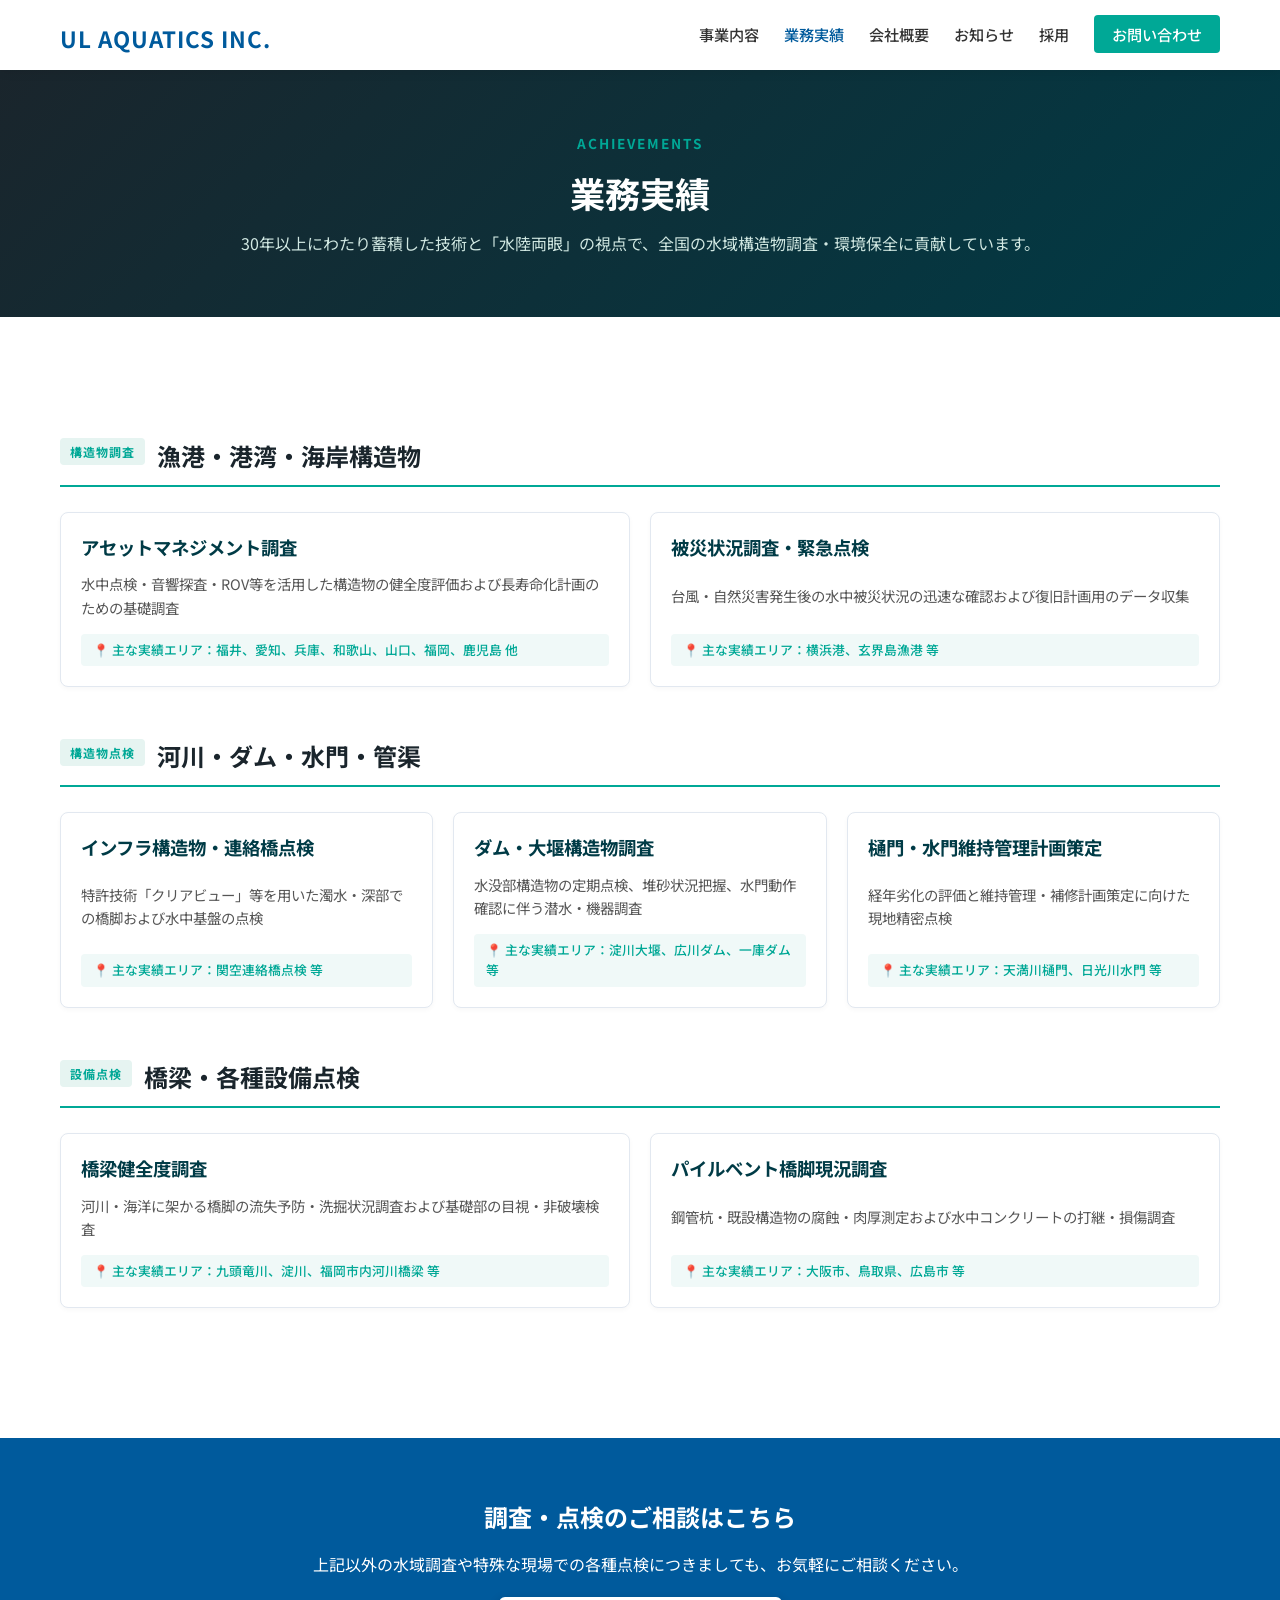
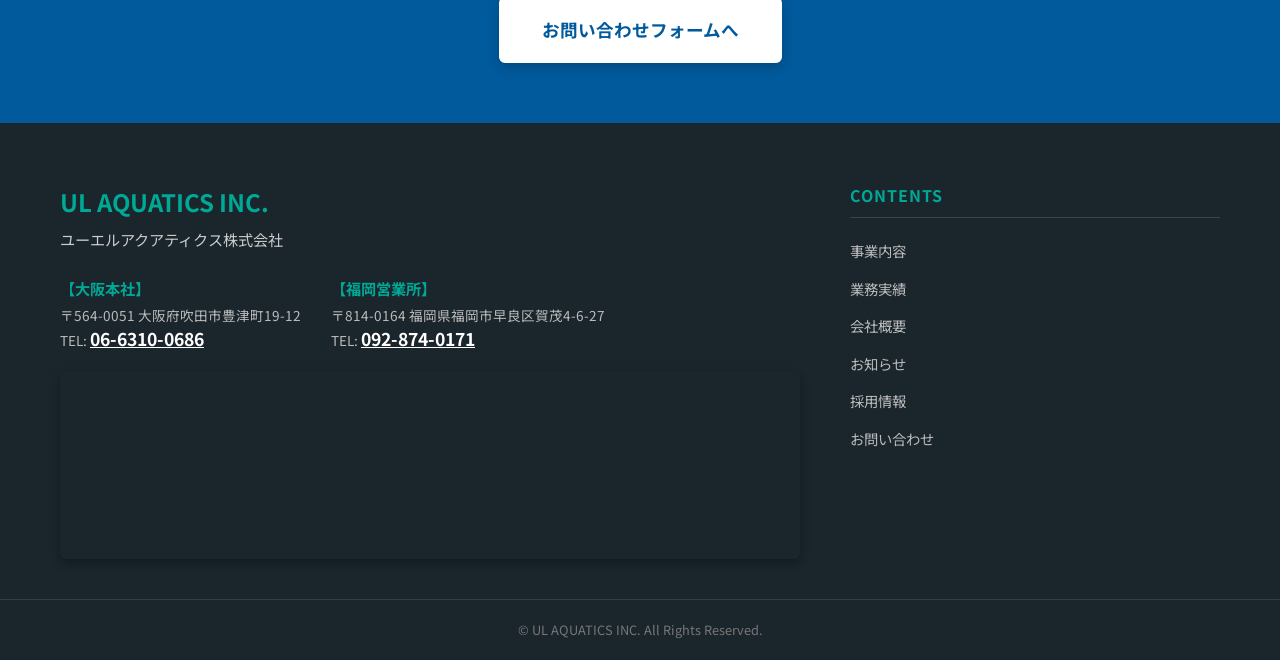
<file: achievements.html>
<!DOCTYPE html>
<html lang="ja">
<head>
    <meta charset="UTF-8">
    <meta name="viewport" content="width=device-width, initial-scale=1.0">
    <title>業務実績 | ユーエルアクアティクス株式会社</title>
    <link rel="stylesheet" href="style.css">
    <link rel="preconnect" href="https://fonts.googleapis.com">
    <link rel="preconnect" href="https://fonts.gstatic.com" crossorigin>
    <link href="https://fonts.googleapis.com/css2?family=Noto+Sans+JP:wght@400;500;700&display=swap" rel="stylesheet">
</head>
<body>

    <!-- ヘッダーエリア -->
    <header class="site-header">
        <div class="header-container">
            <h1 class="logo">
                <a href="index.html">UL AQUATICS INC.</a>
            </h1>
            <button class="mobile-menu-toggle" aria-label="メニューを開く">
                <span></span>
                <span></span>
                <span></span>
            </button>
            <nav class="main-nav">
                <ul>
                    <li><a href="service-detail.html">事業内容</a></li>
                    <li><a href="achievements.html" class="active">業務実績</a></li>
                    <li><a href="index.html#about">会社概要</a></li>
                    <li><a href="index.html#news">お知らせ</a></li>
                    <li><a href="index.html#recruit">採用</a></li>
                    <li><a href="index.html#contact" class="btn-contact">お問い合わせ</a></li>
                </ul>
            </nav>
        </div>
    </header>

    <main class="main-content">
        <!-- サブページヒーローバナー -->
        <section class="sub-hero">
            <div class="container text-center">
                <span class="sub-hero-cat">ACHIEVEMENTS</span>
                <h2 class="sub-hero-title">業務実績</h2>
                <p class="sub-hero-lead">30年以上にわたり蓄積した技術と「水陸両眼」の視点で、全国の水域構造物調査・環境保全に貢献しています。</p>
            </div>
        </section>

        <!-- 業務実績詳細リスト -->
        <section class="achievements-detail section-padding">
            <div class="container">

                <!-- 漁港・港湾・海岸構造物 -->
                <div class="achievement-group">
                    <div class="group-header">
                        <span class="badge">構造物調査</span>
                        <h3>漁港・港湾・海岸構造物</h3>
                    </div>
                    <ul class="achievement-cards">
                        <li class="achievement-item">
                            <h4>アセットマネジメント調査</h4>
                            <p class="desc">水中点検・音響探査・ROV等を活用した構造物の健全度評価および長寿命化計画のための基礎調査</p>
                            <span class="location-tag">📍 主な実績エリア：福井、愛知、兵庫、和歌山、山口、福岡、鹿児島 他</span>
                        </li>
                        <li class="achievement-item">
                            <h4>被災状況調査・緊急点検</h4>
                            <p class="desc">台風・自然災害発生後の水中被災状況の迅速な確認および復旧計画用のデータ収集</p>
                            <span class="location-tag">📍 主な実績エリア：横浜港、玄界島漁港 等</span>
                        </li>
                    </ul>
                </div>

                <!-- 河川・ダム・水門・管渠 -->
                <div class="achievement-group">
                    <div class="group-header">
                        <span class="badge">構造物点検</span>
                        <h3>河川・ダム・水門・管渠</h3>
                    </div>
                    <ul class="achievement-cards">
                        <li class="achievement-item">
                            <h4>インフラ構造物・連絡橋点検</h4>
                            <p class="desc">特許技術「クリアビュー」等を用いた濁水・深部での橋脚および水中基盤の点検</p>
                            <span class="location-tag">📍 主な実績エリア：関空連絡橋点検 等</span>
                        </li>
                        <li class="achievement-item">
                            <h4>ダム・大堰構造物調査</h4>
                            <p class="desc">水没部構造物の定期点検、堆砂状況把握、水門動作確認に伴う潜水・機器調査</p>
                            <span class="location-tag">📍 主な実績エリア：淀川大堰、広川ダム、一庫ダム 等</span>
                        </li>
                        <li class="achievement-item">
                            <h4>樋門・水門維持管理計画策定</h4>
                            <p class="desc">経年劣化の評価と維持管理・補修計画策定に向けた現地精密点検</p>
                            <span class="location-tag">📍 主な実績エリア：天満川樋門、日光川水門 等</span>
                        </li>
                    </ul>
                </div>

                <!-- 橋梁・各種設備点検 -->
                <div class="achievement-group">
                    <div class="group-header">
                        <span class="badge">設備点検</span>
                        <h3>橋梁・各種設備点検</h3>
                    </div>
                    <ul class="achievement-cards">
                        <li class="achievement-item">
                            <h4>橋梁健全度調査</h4>
                            <p class="desc">河川・海洋に架かる橋脚の流失予防・洗掘状況調査および基礎部の目視・非破壊検査</p>
                            <span class="location-tag">📍 主な実績エリア：九頭竜川、淀川、福岡市内河川橋梁 等</span>
                        </li>
                        <li class="achievement-item">
                            <h4>パイルベント橋脚現況調査</h4>
                            <p class="desc">鋼管杭・既設構造物の腐蝕・肉厚測定および水中コンクリートの打継・損傷調査</p>
                            <span class="location-tag">📍 主な実績エリア：大阪市、鳥取県、広島市 等</span>
                        </li>
                    </ul>
                </div>

            </div>
        </section>

        <!-- お問い合わせCTA -->
        <section class="cta-section">
            <div class="container text-center">
                <h2>調査・点検のご相談はこちら</h2>
                <p>上記以外の水域調査や特殊な現場での各種点検につきましても、お気軽にご相談ください。</p>
                <div class="margin-top-md">
                    <a href="index.html#contact" class="btn btn-primary btn-large">お問い合わせフォームへ</a>
                </div>
            </div>
        </section>
    </main>

    <!-- フッターエリア -->
    <footer class="site-footer">
        <div class="container footer-container">
            <div class="footer-info-block">
                <h3 class="footer-logo">UL AQUATICS INC.</h3>
                <p class="company-name">ユーエルアクアティクス株式会社</p>
                
                <div class="footer-contact-details">
                    <div class="office-info">
                        <h4>【大阪本社】</h4>
                        <p>〒564-0051 大阪府吹田市豊津町19-12</p>
                        <p class="tel-row">TEL: <a href="tel:0663100686" class="footer-tel-link">06-6310-0686</a></p>
                    </div>
                    <div class="office-info">
                        <h4>【福岡営業所】</h4>
                        <p>〒814-0164 福岡県福岡市早良区賀茂4-6-27</p>
                        <p class="tel-row">TEL: <a href="tel:0928740171" class="footer-tel-link">092-874-0171</a></p>
                    </div>
                </div>

                <div class="footer-map-wrapper">
                    <iframe 
                        src="https://www.google.com/maps/embed?pb=!1m18!1m12!1m3!1d3277.6702758173425!2d135.49503467634423!3d34.75124038031535!2m3!1f0!2f0!3f0!3m2!1i1024!2i768!4f13.1!3m3!1m2!1s0x6000e44eb28d3f79%3A0x6bd6c72750e3eb7b!2z44CSNTY0LTAwNTEg5aSn6Ziq5p2c5ZC544Oa44O844OI44Oq44O844OI IDE5LTEy!5e0!3m2!1sja!2sjp!4v1710000000000!5m2!1sja!2sjp" 
                        width="100%" 
                        height="180" 
                        style="border:0;" 
                        allowfullscreen="" 
                        loading="lazy" 
                        referrerpolicy="no-referrer-when-downgrade"
                        title="Google Map 大阪本社">
                    </iframe>
                </div>
            </div>

            <div class="footer-nav-block">
                <h4>CONTENTS</h4>
                <nav class="footer-nav">
                    <ul>
                        <li><a href="service-detail.html">事業内容</a></li>
                        <li><a href="achievements.html">業務実績</a></li>
                        <li><a href="index.html#about">会社概要</a></li>
                        <li><a href="index.html#news">お知らせ</a></li>
                        <li><a href="index.html#recruit">採用情報</a></li>
                        <li><a href="index.html#contact">お問い合わせ</a></li>
                    </ul>
                </nav>
            </div>
        </div>

        <div class="footer-bottom text-center">
            <p class="copyright">&copy; UL AQUATICS INC. All Rights Reserved.</p>
        </div>
    </footer>

    <script src="script.js"></script>
</body>
</html>
</file>
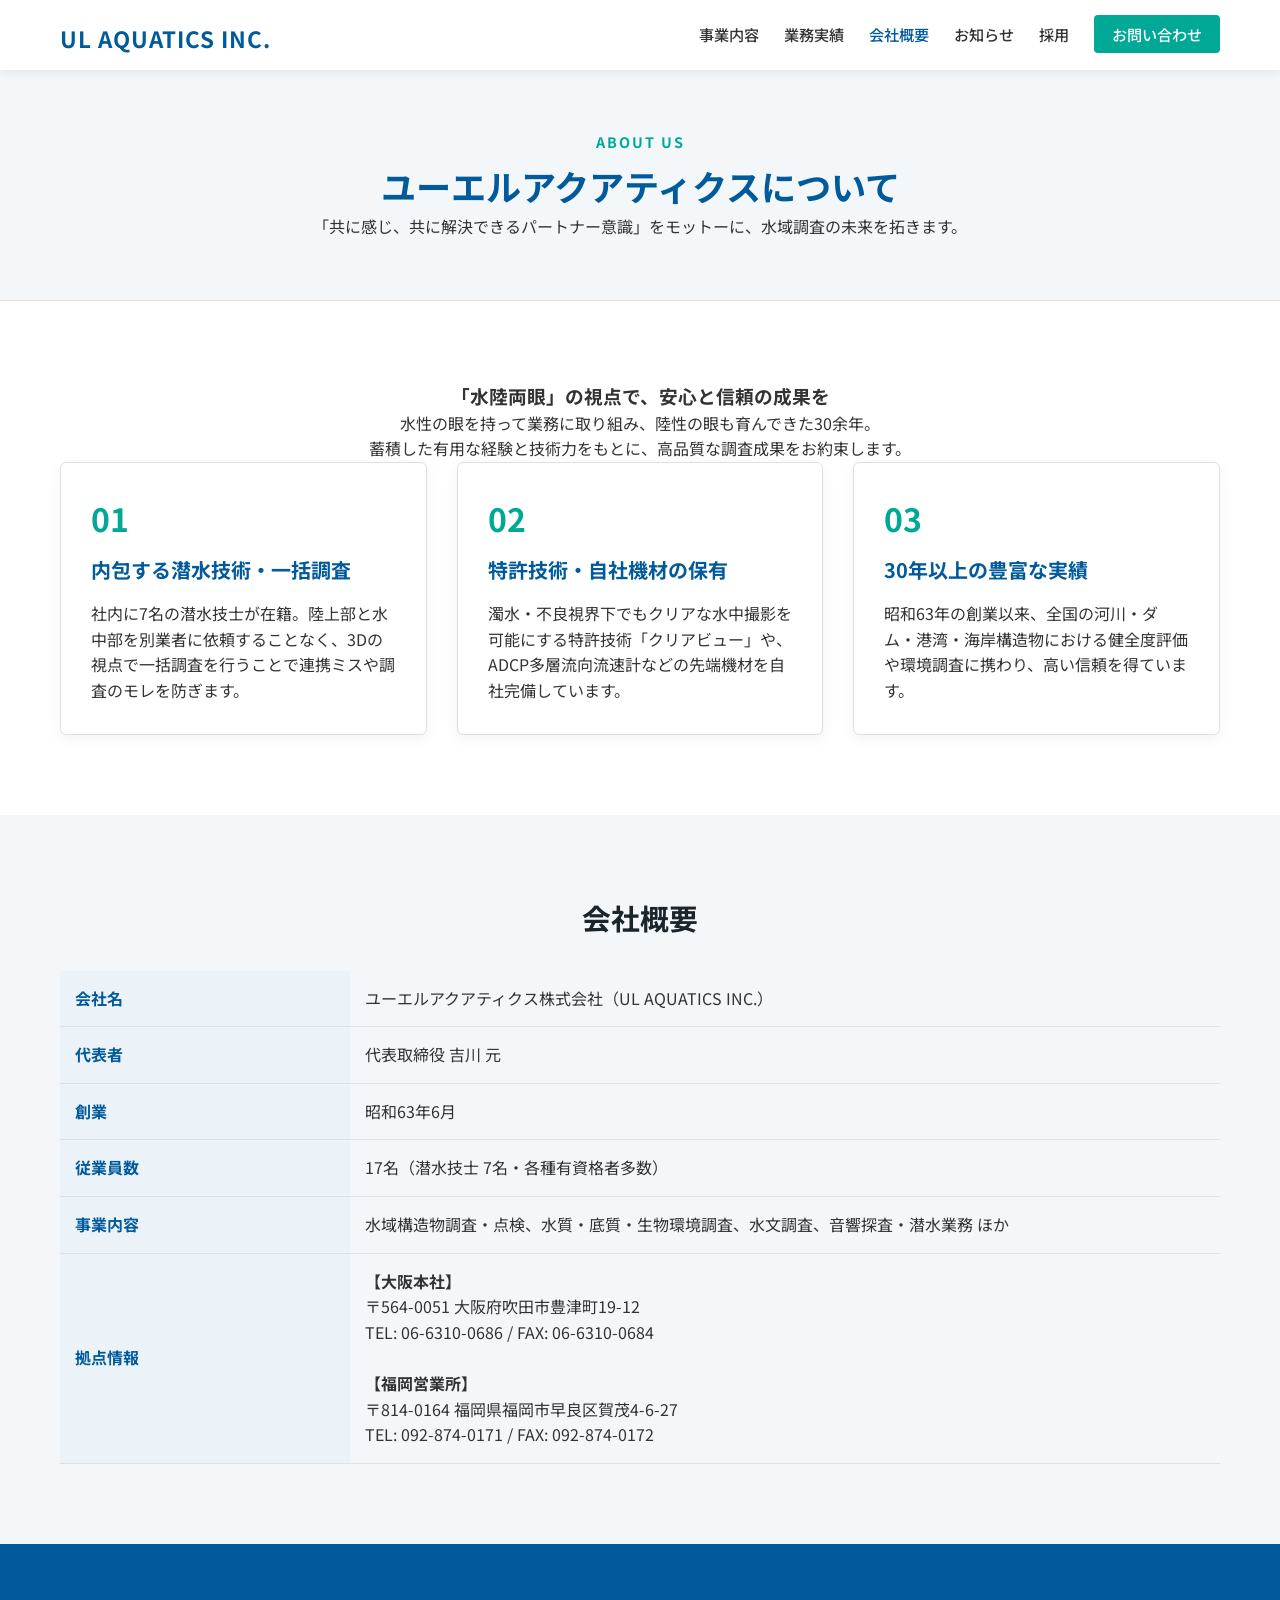
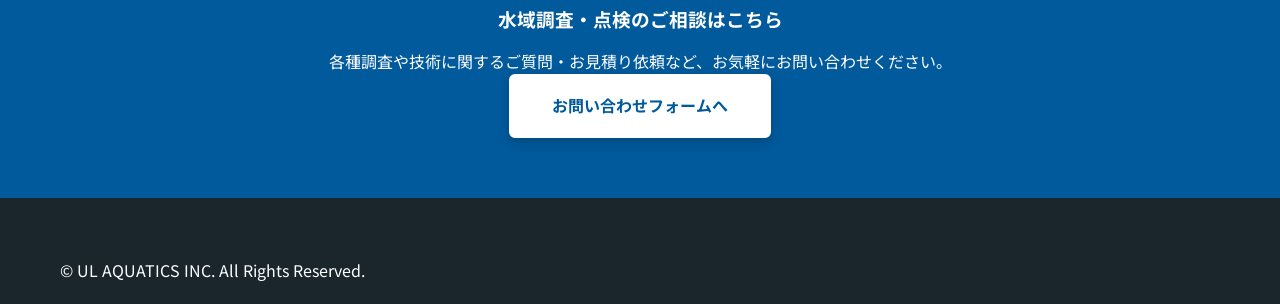
<file: company.html>
<!DOCTYPE html>
<html lang="ja">
<head>
    <meta charset="UTF-8">
    <meta name="viewport" content="width=device-width, initial-scale=1.0">
    <title>ユーエルアクアティクスについて | ユーエルアクアティクス株式会社</title>
    <link rel="stylesheet" href="style.css">
    <link rel="preconnect" href="https://fonts.googleapis.com">
    <link rel="preconnect" href="https://fonts.gstatic.com" crossorigin>
    <link href="https://fonts.googleapis.com/css2?family=Noto+Sans+JP:wght@400;500;700&display=swap" rel="stylesheet">
</head>
<body>

    <!-- ヘッダー -->
    <header class="site-header">
        <div class="header-container">
            <h1 class="logo">
                <a href="index.html">UL AQUATICS INC.</a>
            </h1>
            <nav class="main-nav">
                <ul>
                    <li><a href="index.html#services">事業内容</a></li>
                    <li><a href="achievements.html">業務実績</a></li>
                    <li><a href="company.html" class="active">会社概要</a></li>
                    <li><a href="index.html#news">お知らせ</a></li>
                    <li><a href="index.html#recruit">採用</a></li>
                    <li><a href="index.html#contact" class="btn-contact">お問い合わせ</a></li>
                </ul>
            </nav>
        </div>
    </header>

    <!-- メインコンテンツ -->
    <main class="main-content">
        <!-- ページタイトル -->
        <section class="page-header">
            <div class="container">
                <span class="sub-title">ABOUT US</span>
                <h2>ユーエルアクアティクスについて</h2>
                <p>「共に感じ、共に解決できるパートナー意識」をモットーに、水域調査の未来を拓きます。</p>
            </div>
        </section>

        <!-- 私たちの強み・コンセプト -->
        <section class="about-concept section-padding">
            <div class="container">
                <div class="concept-intro text-center">
                    <h3>「水陸両眼」の視点で、安心と信頼の成果を</h3>
                    <p>水性の眼を持って業務に取り組み、陸性の眼も育んできた30余年。<br>
                    蓄積した有用な経験と技術力をもとに、高品質な調査成果をお約束します。</p>
                </div>

                <div class="features-grid">
                    <div class="feature-card">
                        <span class="num">01</span>
                        <h4>内包する潜水技術・一括調査</h4>
                        <p>社内に7名の潜水技士が在籍。陸上部と水中部を別業者に依頼することなく、3Dの視点で一括調査を行うことで連携ミスや調査のモレを防ぎます。</p>
                    </div>
                    <div class="feature-card">
                        <span class="num">02</span>
                        <h4>特許技術・自社機材の保有</h4>
                        <p>濁水・不良視界下でもクリアな水中撮影を可能にする特許技術「クリアビュー」や、ADCP多層流向流速計などの先端機材を自社完備しています。</p>
                    </div>
                    <div class="feature-card">
                        <span class="num">03</span>
                        <h4>30年以上の豊富な実績</h4>
                        <p>昭和63年の創業以来、全国の河川・ダム・港湾・海岸構造物における健全度評価や環境調査に携わり、高い信頼を得ています。</p>
                    </div>
                </div>
            </div>
        </section>

        <!-- 会社概要テーブル -->
        <section class="company-overview section-padding bg-light">
            <div class="container">
                <h3 class="section-title text-center">会社概要</h3>
                <table class="overview-table">
                    <tbody>
                        <tr>
                            <th>会社名</th>
                            <td>ユーエルアクアティクス株式会社（UL AQUATICS INC.）</td>
                        </tr>
                        <tr>
                            <th>代表者</th>
                            <td>代表取締役 吉川 元</td>
                        </tr>
                        <tr>
                            <th>創業</th>
                            <td>昭和63年6月</td>
                        </tr>
                        <tr>
                            <th>従業員数</th>
                            <td>17名（潜水技士 7名・各種有資格者多数）</td>
                        </tr>
                        <tr>
                            <th>事業内容</th>
                            <td>水域構造物調査・点検、水質・底質・生物環境調査、水文調査、音響探査・潜水業務 ほか</td>
                        </tr>
                        <tr>
                            <th>拠点情報</th>
                            <td>
                                <strong>【大阪本社】</strong><br>
                                〒564-0051 大阪府吹田市豊津町19-12<br>
                                TEL: 06-6310-0686 / FAX: 06-6310-0684<br><br>
                                <strong>【福岡営業所】</strong><br>
                                〒814-0164 福岡県福岡市早良区賀茂4-6-27<br>
                                TEL: 092-874-0171 / FAX: 092-874-0172
                            </td>
                        </tr>
                    </tbody>
                </table>
            </div>
        </section>

        <!-- CTAエリア -->
        <section class="cta-section">
            <div class="container text-center">
                <h3>水域調査・点検のご相談はこちら</h3>
                <p>各種調査や技術に関するご質問・お見積り依頼など、お気軽にお問い合わせください。</p>
                <a href="index.html#contact" class="btn btn-primary">お問い合わせフォームへ</a>
            </div>
        </section>
    </main>

    <!-- フッター -->
    <footer class="site-footer">
        <div class="container">
            <p>&copy; UL AQUATICS INC. All Rights Reserved.</p>
        </div>
    </footer>

    <script src="script.js"></script>
</body>
</html>
</file>
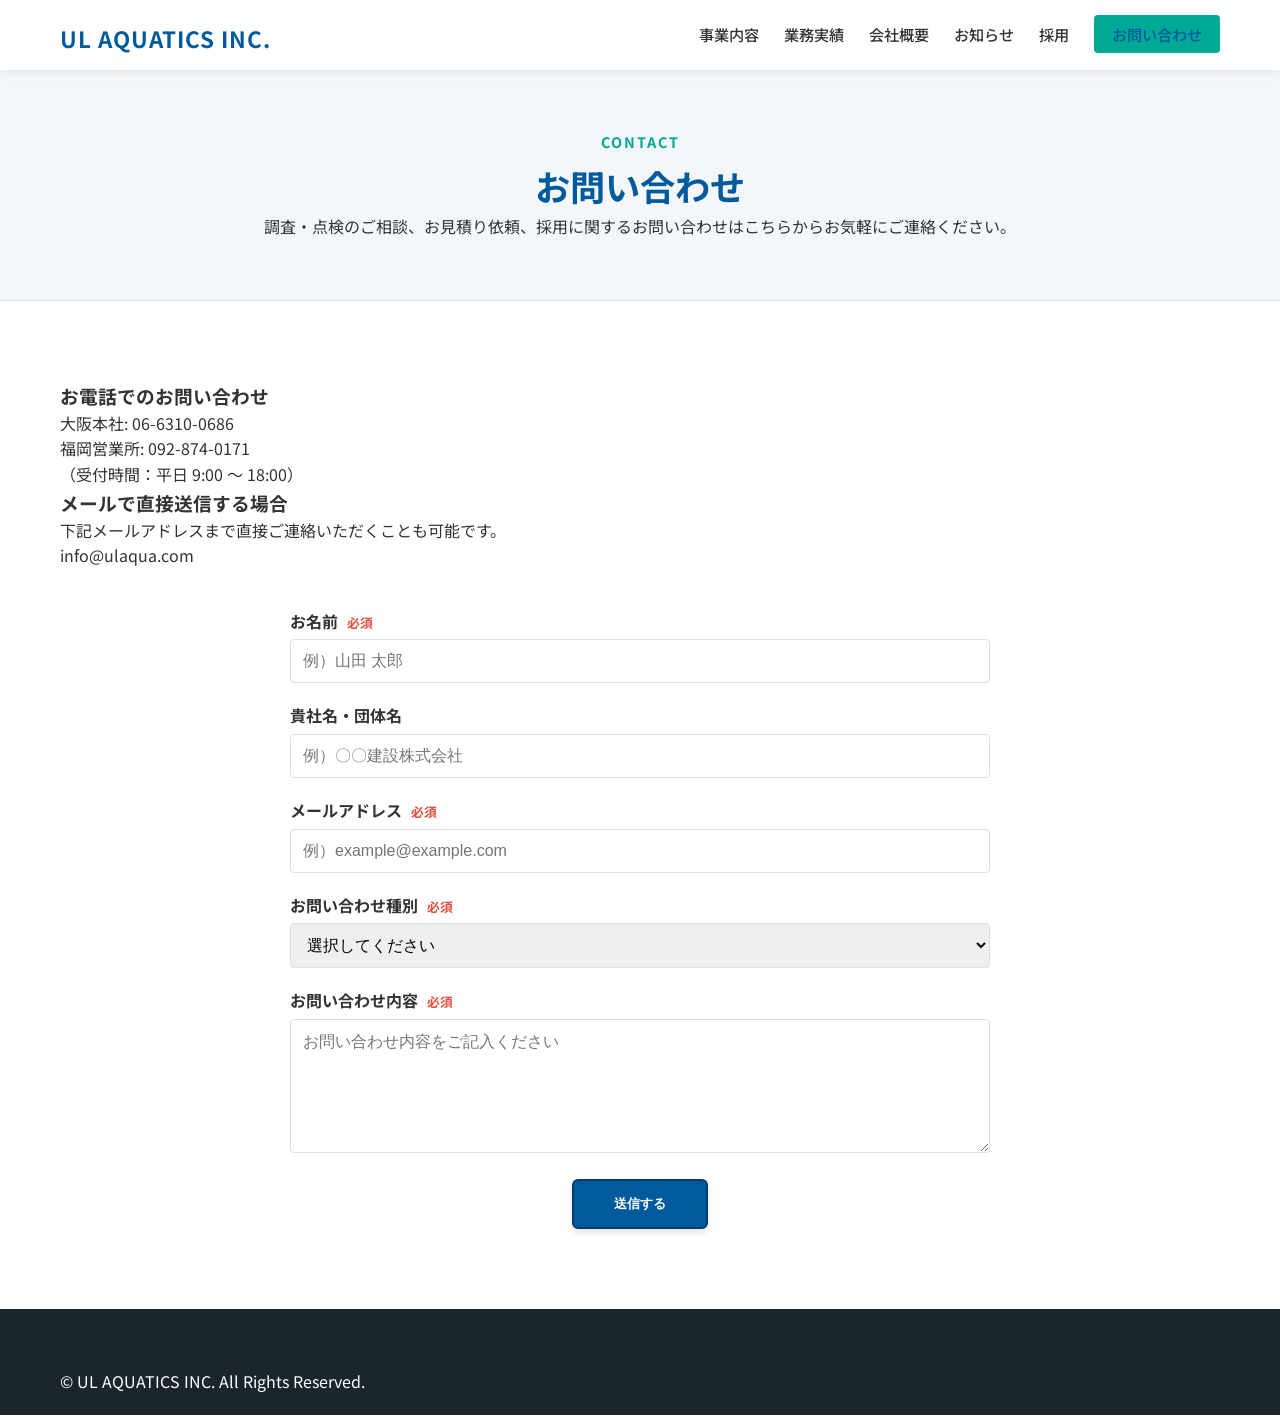
<file: contact.html>
<!DOCTYPE html>
<html lang="ja">
<head>
    <meta charset="UTF-8">
    <meta name="viewport" content="width=device-width, initial-scale=1.0">
    <title>お問い合わせ | ユーエルアクアティクス株式会社</title>
    <link rel="stylesheet" href="style.css">
    <link rel="preconnect" href="https://fonts.googleapis.com">
    <link rel="preconnect" href="https://fonts.gstatic.com" crossorigin>
    <link href="https://fonts.googleapis.com/css2?family=Noto+Sans+JP:wght@400;500;700&display=swap" rel="stylesheet">
</head>
<body>

    <header class="site-header">
        <div class="header-container">
            <h1 class="logo">
                <a href="index.html">UL AQUATICS INC.</a>
            </h1>
            <nav class="main-nav">
                <ul>
                    <li><a href="service-detail.html">事業内容</a></li>
                    <li><a href="achievements.html">業務実績</a></li>
                    <li><a href="company.html">会社概要</a></li>
                    <li><a href="news.html">お知らせ</a></li>
                    <li><a href="recruit.html">採用</a></li>
                    <li><a href="contact.html" class="btn-contact active">お問い合わせ</a></li>
                </ul>
            </nav>
        </div>
    </header>

    <main class="main-content">
        <section class="page-header">
            <div class="container">
                <span class="sub-title">CONTACT</span>
                <h2>お問い合わせ</h2>
                <p>調査・点検のご相談、お見積り依頼、採用に関するお問い合わせはこちらからお気軽にご連絡ください。</p>
            </div>
        </section>

        <section class="contact-section section-padding">
            <div class="container">
                <div class="contact-info-boxes">
                    <div class="info-box">
                        <h3>お電話でのお問い合わせ</h3>
                        <p class="tel-number">大阪本社: 06-6310-0686</p>
                        <p class="tel-number">福岡営業所: 092-874-0171</p>
                        <p class="note">（受付時間：平日 9:00 〜 18:00）</p>
                    </div>
                    <div class="info-box">
                        <h3>メールで直接送信する場合</h3>
                        <p>下記メールアドレスまで直接ご連絡いただくことも可能です。</p>
                        <a href="mailto:info@ulaqua.com" class="email-link">info@ulaqua.com</a>
                    </div>
                </div>

                <!-- お問い合わせフォーム -->
                <form class="contact-form" action="mailto:info@ulaqua.com" method="post" enctype="text/plain">
                    <div class="form-group">
                        <label for="name">お名前 <span class="required">必須</span></label>
                        <input type="text" id="name" name="お名前" required placeholder="例）山田 太郎">
                    </div>

                    <div class="form-group">
                        <label for="company">貴社名・団体名</label>
                        <input type="text" id="company" name="会社名" placeholder="例）〇〇建設株式会社">
                    </div>

                    <div class="form-group">
                        <label for="email">メールアドレス <span class="required">必須</span></label>
                        <input type="email" id="email" name="メールアドレス" required placeholder="例）example@example.com">
                    </div>

                    <div class="form-group">
                        <label for="category">お問い合わせ種別 <span class="required">必須</span></label>
                        <select id="category" name="種別" required>
                            <option value="">選択してください</option>
                            <option value="調査・点検のご相談">水域調査・点検のご相談</option>
                            <option value="お見積りのご依頼">お見積りのご依頼</option>
                            <option value="採用について">採用について</option>
                            <option value="その他">その他</option>
                        </select>
                    </div>

                    <div class="form-group">
                        <label for="message">お問い合わせ内容 <span class="required">必須</span></label>
                        <textarea id="message" name="内容" rows="6" required placeholder="お問い合わせ内容をご記入ください"></textarea>
                    </div>

                    <div class="form-submit text-center">
                        <button type="submit" class="btn btn-primary">送信する</button>
                    </div>
                </form>
            </div>
        </section>
    </main>

    <footer class="site-footer">
        <div class="container">
            <p>&copy; UL AQUATICS INC. All Rights Reserved.</p>
        </div>
    </footer>

    <script src="script.js"></script>
</body>
</html>
</file>
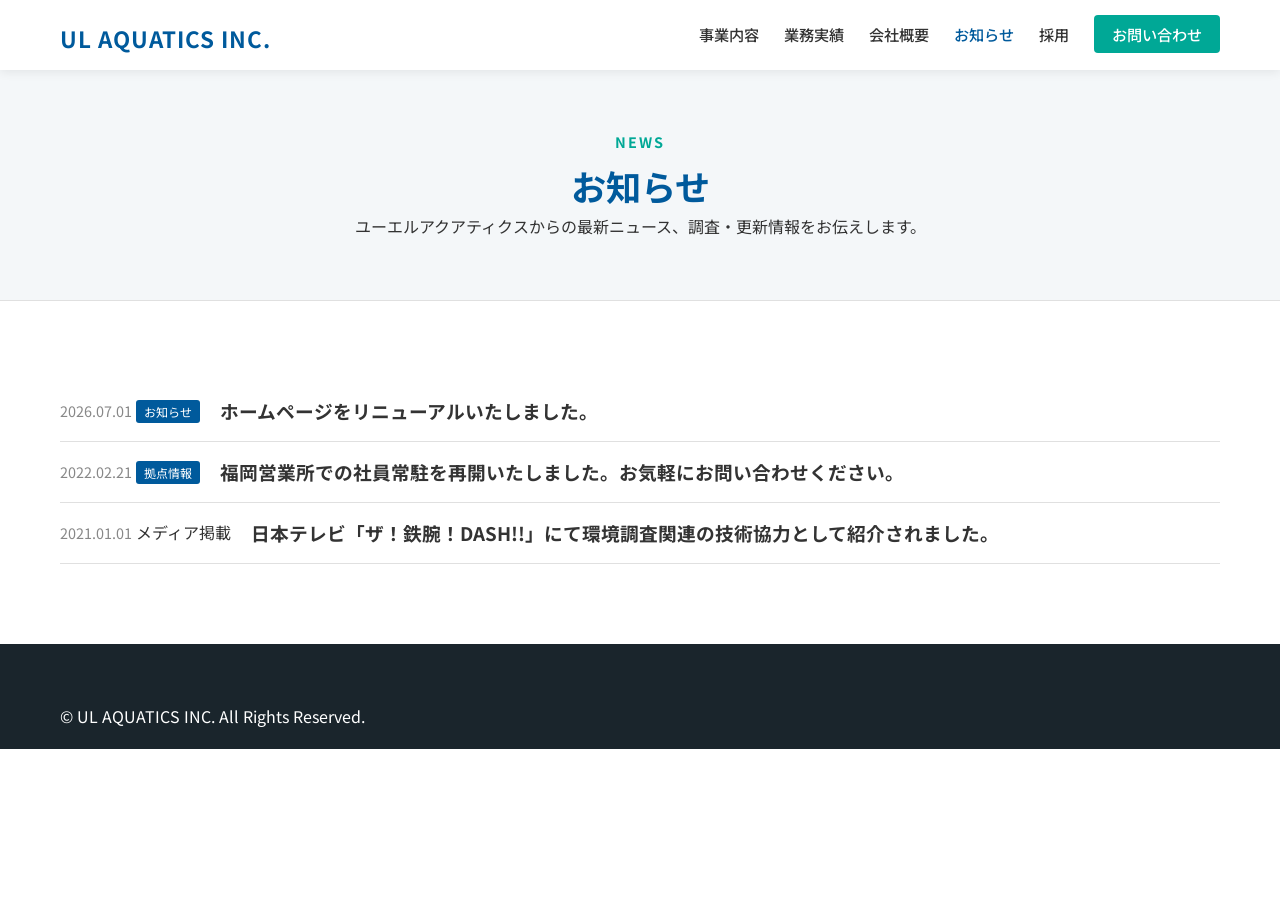
<file: news.html>
<!DOCTYPE html>
<html lang="ja">
<head>
    <meta charset="UTF-8">
    <meta name="viewport" content="width=device-width, initial-scale=1.0">
    <title>お知らせ | ユーエルアクアティクス株式会社</title>
    <link rel="stylesheet" href="style.css">
    <link rel="preconnect" href="https://fonts.googleapis.com">
    <link rel="preconnect" href="https://fonts.gstatic.com" crossorigin>
    <link href="https://fonts.googleapis.com/css2?family=Noto+Sans+JP:wght@400;500;700&display=swap" rel="stylesheet">
</head>
<body>

    <header class="site-header">
        <div class="header-container">
            <h1 class="logo">
                <a href="index.html">UL AQUATICS INC.</a>
            </h1>
            <nav class="main-nav">
                <ul>
                    <li><a href="service-detail.html">事業内容</a></li>
                    <li><a href="achievements.html">業務実績</a></li>
                    <li><a href="company.html">会社概要</a></li>
                    <li><a href="news.html" class="active">お知らせ</a></li>
                    <li><a href="recruit.html">採用</a></li>
                    <li><a href="contact.html" class="btn-contact">お問い合わせ</a></li>
                </ul>
            </nav>
        </div>
    </header>

    <main class="main-content">
        <section class="page-header">
            <div class="container">
                <span class="sub-title">NEWS</span>
                <h2>お知らせ</h2>
                <p>ユーエルアクアティクスからの最新ニュース、調査・更新情報をお伝えします。</p>
            </div>
        </section>

        <section class="news-list-section section-padding">
            <div class="container">
                <div class="news-list">
                    <article class="news-item">
                        <div class="news-meta">
                            <time datetime="2026-07-01">2026.07.01</time>
                            <span class="news-category tag-info">お知らせ</span>
                        </div>
                        <h3 class="news-title">ホームページをリニューアルいたしました。</h3>
                    </article>

                    <article class="news-item">
                        <div class="news-meta">
                            <time datetime="2022-02-21">2022.02.21</time>
                            <span class="news-category tag-info">拠点情報</span>
                        </div>
                        <h3 class="news-title">福岡営業所での社員常駐を再開いたしました。お気軽にお問い合わせください。</h3>
                    </article>

                    <article class="news-item">
                        <div class="news-meta">
                            <time datetime="2021-01-01">2021.01.01</time>
                            <span class="news-category tag-media">メディア掲載</span>
                        </div>
                        <h3 class="news-title">日本テレビ「ザ！鉄腕！DASH!!」にて環境調査関連の技術協力として紹介されました。</h3>
                    </article>
                </div>
            </div>
        </section>
    </main>

    <footer class="site-footer">
        <div class="container">
            <p>&copy; UL AQUATICS INC. All Rights Reserved.</p>
        </div>
    </footer>

    <script src="script.js"></script>
</body>
</html>
</file>
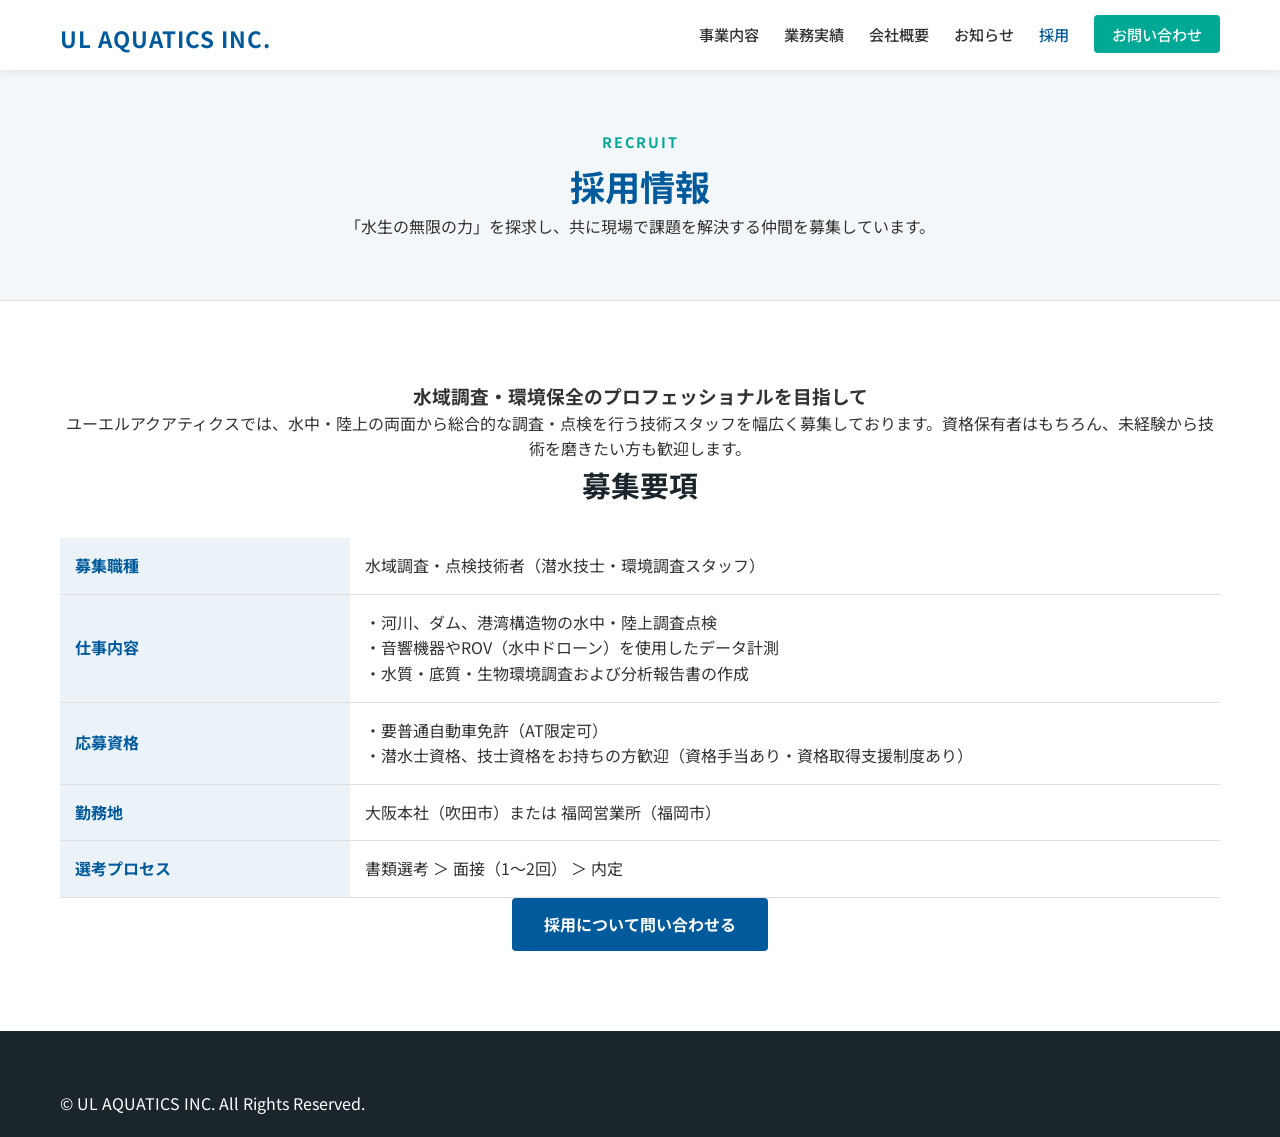
<file: recruit.html>
<!DOCTYPE html>
<html lang="ja">
<head>
    <meta charset="UTF-8">
    <meta name="viewport" content="width=device-width, initial-scale=1.0">
    <title>採用情報 | ユーエルアクアティクス株式会社</title>
    <link rel="stylesheet" href="style.css">
    <link rel="preconnect" href="https://fonts.googleapis.com">
    <link rel="preconnect" href="https://fonts.gstatic.com" crossorigin>
    <link href="https://fonts.googleapis.com/css2?family=Noto+Sans+JP:wght@400;500;700&display=swap" rel="stylesheet">
</head>
<body>

    <header class="site-header">
        <div class="header-container">
            <h1 class="logo">
                <a href="index.html">UL AQUATICS INC.</a>
            </h1>
            <nav class="main-nav">
                <ul>
                    <li><a href="service-detail.html">事業内容</a></li>
                    <li><a href="achievements.html">業務実績</a></li>
                    <li><a href="company.html">会社概要</a></li>
                    <li><a href="news.html">お知らせ</a></li>
                    <li><a href="recruit.html" class="active">採用</a></li>
                    <li><a href="contact.html" class="btn-contact">お問い合わせ</a></li>
                </ul>
            </nav>
        </div>
    </header>

    <main class="main-content">
        <section class="page-header">
            <div class="container">
                <span class="sub-title">RECRUIT</span>
                <h2>採用情報</h2>
                <p>「水生の無限の力」を探求し、共に現場で課題を解決する仲間を募集しています。</p>
            </div>
        </section>

        <section class="recruit-detail section-padding">
            <div class="container">
                <div class="recruit-message text-center">
                    <h3>水域調査・環境保全のプロフェッショナルを目指して</h3>
                    <p>ユーエルアクアティクスでは、水中・陸上の両面から総合的な調査・点検を行う技術スタッフを幅広く募集しております。資格保有者はもちろん、未経験から技術を磨きたい方も歓迎します。</p>
                </div>

                <div class="recruit-outline">
                    <h3 class="section-title text-center">募集要項</h3>
                    <table class="overview-table">
                        <tbody>
                            <tr>
                                <th>募集職種</th>
                                <td>水域調査・点検技術者（潜水技士・環境調査スタッフ）</td>
                            </tr>
                            <tr>
                                <th>仕事内容</th>
                                <td>
                                    ・河川、ダム、港湾構造物の水中・陸上調査点検<br>
                                    ・音響機器やROV（水中ドローン）を使用したデータ計測<br>
                                    ・水質・底質・生物環境調査および分析報告書の作成
                                </td>
                            </tr>
                            <tr>
                                <th>応募資格</th>
                                <td>
                                    ・要普通自動車免許（AT限定可）<br>
                                    ・潜水士資格、技士資格をお持ちの方歓迎（資格手当あり・資格取得支援制度あり）
                                </td>
                            </tr>
                            <tr>
                                <th>勤務地</th>
                                <td>大阪本社（吹田市）または 福岡営業所（福岡市）</td>
                            </tr>
                            <tr>
                                <th>選考プロセス</th>
                                <td>書類選考 ＞ 面接（1〜2回） ＞ 内定</td>
                            </tr>
                        </tbody>
                    </table>
                </div>

                <div class="recruit-apply text-center">
                    <a href="contact.html" class="btn btn-primary">採用について問い合わせる</a>
                </div>
            </div>
        </section>
    </main>

    <footer class="site-footer">
        <div class="container">
            <p>&copy; UL AQUATICS INC. All Rights Reserved.</p>
        </div>
    </footer>

    <script src="script.js"></script>
</body>
</html>
</file>
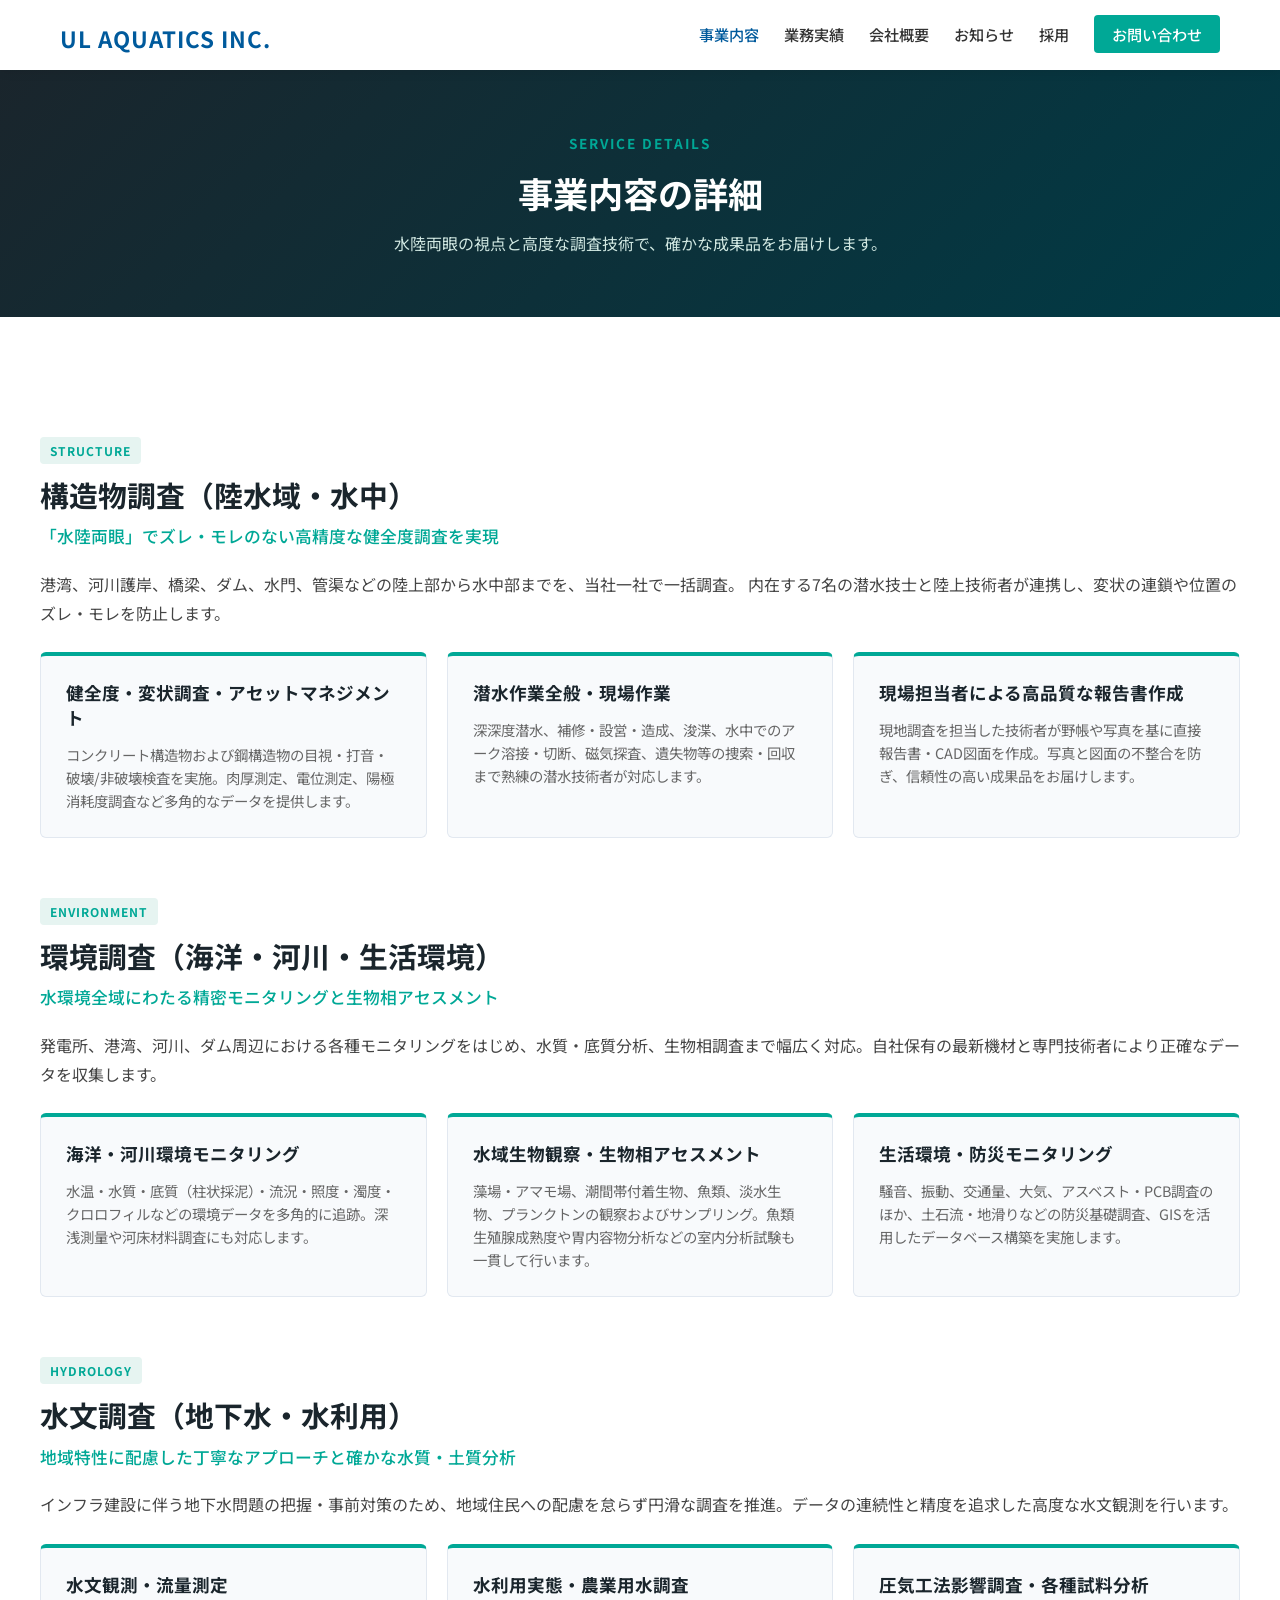
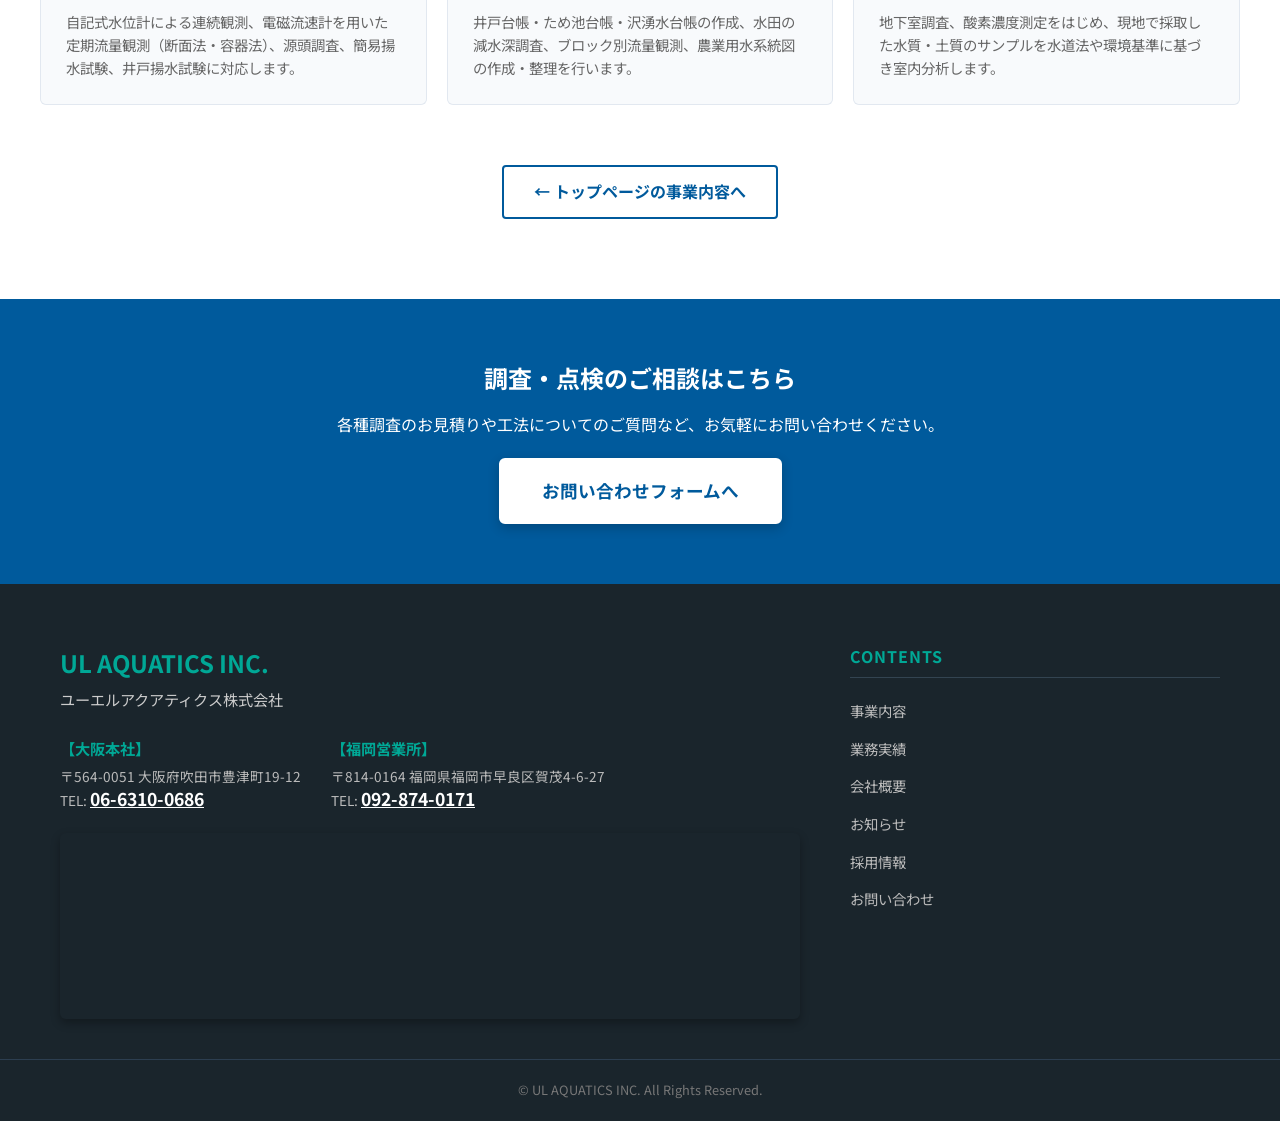
<file: service-detail.html>
<!DOCTYPE html>
<html lang="ja">
<head>
  <meta charset="UTF-8">
  <meta name="viewport" content="width=device-width, initial-scale=1.0">
  <title>事業内容詳細 | ユーエルアクアティクス株式会社</title>
  <link rel="stylesheet" href="style.css">
  <link rel="preconnect" href="https://fonts.googleapis.com">
  <link rel="preconnect" href="https://fonts.gstatic.com" crossorigin>
  <link href="https://fonts.googleapis.com/css2?family=Noto+Sans+JP:wght@400;500;700&display=swap" rel="stylesheet">
</head>
<body>

  <!-- ヘッダーエリア -->
  <header class="site-header">
    <div class="header-container">
      <h1 class="logo">
        <a href="index.html">UL AQUATICS INC.</a>
      </h1>
      <button class="mobile-menu-toggle" aria-label="メニューを開く">
        <span></span>
        <span></span>
        <span></span>
      </button>
      <nav class="main-nav">
        <ul>
          <li><a href="service-detail.html" class="active">事業内容</a></li>
          <li><a href="achievements.html">業務実績</a></li>
          <li><a href="index.html#about">会社概要</a></li>
          <li><a href="index.html#news">お知らせ</a></li>
          <li><a href="index.html#recruit">採用</a></li>
          <li><a href="index.html#contact" class="btn-contact">お問い合わせ</a></li>
        </ul>
      </nav>
    </div>
  </header>

  <main class="main-content">
    <!-- サブページヒーローバナー -->
    <section class="sub-hero">
      <div class="container text-center">
        <span class="sub-hero-cat">SERVICE DETAILS</span>
        <h2 class="sub-hero-title">事業内容の詳細</h2>
        <p class="sub-hero-lead">水陸両眼の視点と高度な調査技術で、確かな成果品をお届けします。</p>
      </div>
    </section>

    <!-- メインコンテンツ -->
    <div class="container section-padding">
      
      <!-- 1. 構造物調査セクション -->
      <section id="structure" class="section-block anchor-section">
        <div class="section-header">
          <span class="badge">STRUCTURE</span>
          <h3 class="section-title">構造物調査（陸水域・水中）</h3>
          <p class="section-subtitle">「水陸両眼」でズレ・モレのない高精度な健全度調査を実現</p>
        </div>
        <p class="lead-text">
          港湾、河川護岸、橋梁、ダム、水門、管渠などの陸上部から水中部までを、当社一社で一括調査。
          内在する7名の潜水技士と陸上技術者が連携し、変状の連鎖や位置のズレ・モレを防止します。
        </p>

        <div class="card-grid">
          <div class="card-item">
            <h4>健全度・変状調査・アセットマネジメント</h4>
            <p>コンクリート構造物および鋼構造物の目視・打音・破壊/非破壊検査を実施。肉厚測定、電位測定、陽極消耗度調査など多角的なデータを提供します。</p>
          </div>
          <div class="card-item">
            <h4>潜水作業全般・現場作業</h4>
            <p>深深度潜水、補修・設営・造成、浚渫、水中でのアーク溶接・切断、磁気探査、遺失物等の捜索・回収まで熟練の潜水技術者が対応します。</p>
          </div>
          <div class="card-item">
            <h4>現場担当者による高品質な報告書作成</h4>
            <p>現地調査を担当した技術者が野帳や写真を基に直接報告書・CAD図面を作成。写真と図面の不整合を防ぎ、信頼性の高い成果品をお届けします。</p>
          </div>
        </div>
      </section>

      <!-- 2. 環境調査セクション -->
      <section id="environment" class="section-block anchor-section">
        <div class="section-header">
          <span class="badge">ENVIRONMENT</span>
          <h3 class="section-title">環境調査（海洋・河川・生活環境）</h3>
          <p class="section-subtitle">水環境全域にわたる精密モニタリングと生物相アセスメント</p>
        </div>
        <p class="lead-text">
          発電所、港湾、河川、ダム周辺における各種モニタリングをはじめ、水質・底質分析、生物相調査まで幅広く対応。自社保有の最新機材と専門技術者により正確なデータを収集します。
        </p>

        <div class="card-grid">
          <div class="card-item">
            <h4>海洋・河川環境モニタリング</h4>
            <p>水温・水質・底質（柱状採泥）・流況・照度・濁度・クロロフィルなどの環境データを多角的に追跡。深浅測量や河床材料調査にも対応します。</p>
          </div>
          <div class="card-item">
            <h4>水域生物観察・生物相アセスメント</h4>
            <p>藻場・アマモ場、潮間帯付着生物、魚類、淡水生物、プランクトンの観察およびサンプリング。魚類生殖腺成熟度や胃内容物分析などの室内分析試験も一貫して行います。</p>
          </div>
          <div class="card-item">
            <h4>生活環境・防災モニタリング</h4>
            <p>騒音、振動、交通量、大気、アスベスト・PCB調査のほか、土石流・地滑りなどの防災基礎調査、GISを活用したデータベース構築を実施します。</p>
          </div>
        </div>
      </section>

      <!-- 3. 水文調査セクション -->
      <section id="water" class="section-block anchor-section">
        <div class="section-header">
          <span class="badge">HYDROLOGY</span>
          <h3 class="section-title">水文調査（地下水・水利用）</h3>
          <p class="section-subtitle">地域特性に配慮した丁寧なアプローチと確かな水質・土質分析</p>
        </div>
        <p class="lead-text">
          インフラ建設に伴う地下水問題の把握・事前対策のため、地域住民への配慮を怠らず円滑な調査を推進。データの連続性と精度を追求した高度な水文観測を行います。
        </p>

        <div class="card-grid">
          <div class="card-item">
            <h4>水文観測・流量測定</h4>
            <p>自記式水位計による連続観測、電磁流速計を用いた定期流量観測（断面法・容器法）、源頭調査、簡易揚水試験、井戸揚水試験に対応します。</p>
          </div>
          <div class="card-item">
            <h4>水利用実態・農業用水調査</h4>
            <p>井戸台帳・ため池台帳・沢湧水台帳の作成、水田の減水深調査、ブロック別流量観測、農業用水系統図の作成・整理を行います。</p>
          </div>
          <div class="card-item">
            <h4>圧気工法影響調査・各種試料分析</h4>
            <p>地下室調査、酸素濃度測定をはじめ、現地で採取した水質・土質のサンプルを水道法や環境基準に基づき室内分析します。</p>
          </div>
        </div>
      </section>

      <!-- 戻るボタン -->
      <div class="text-center margin-top-lg">
        <a href="index.html#services" class="btn btn-outline">← トップページの事業内容へ</a>
      </div>

    </div>

    <!-- お問い合わせCTA -->
    <section class="cta-section">
      <div class="container text-center">
        <h2>調査・点検のご相談はこちら</h2>
        <p>各種調査のお見積りや工法についてのご質問など、お気軽にお問い合わせください。</p>
        <div class="margin-top-md">
          <a href="index.html#contact" class="btn btn-primary btn-large">お問い合わせフォームへ</a>
        </div>
      </div>
    </section>
  </main>

  <!-- フッターエリア -->
  <footer class="site-footer">
    <div class="container footer-container">
      <div class="footer-info-block">
        <h3 class="footer-logo">UL AQUATICS INC.</h3>
        <p class="company-name">ユーエルアクアティクス株式会社</p>
        
        <div class="footer-contact-details">
          <div class="office-info">
            <h4>【大阪本社】</h4>
            <p>〒564-0051 大阪府吹田市豊津町19-12</p>
            <p class="tel-row">TEL: <a href="tel:0663100686" class="footer-tel-link">06-6310-0686</a></p>
          </div>
          <div class="office-info">
            <h4>【福岡営業所】</h4>
            <p>〒814-0164 福岡県福岡市早良区賀茂4-6-27</p>
            <p class="tel-row">TEL: <a href="tel:0928740171" class="footer-tel-link">092-874-0171</a></p>
          </div>
        </div>

        <div class="footer-map-wrapper">
          <iframe 
            src="https://www.google.com/maps/embed?pb=!1m18!1m12!1m3!1d3277.6702758173425!2d135.49503467634423!3d34.75124038031535!2m3!1f0!2f0!3f0!3m2!1i1024!2i768!4f13.1!3m3!1m2!1s0x6000e44eb28d3f79%3A0x6bd6c72750e3eb7b!2z44CSNTY0LTAwNTEg5aSn6Ziq5p2c5ZC544Oa44O844OI44Oq44O844OIIDE5LTEy!5e0!3m2!1sja!2sjp!4v1710000000000!5m2!1sja!2sjp" 
            width="100%" 
            height="180" 
            style="border:0;" 
            allowfullscreen="" 
            loading="lazy" 
            referrerpolicy="no-referrer-when-downgrade"
            title="Google Map 大阪本社">
          </iframe>
        </div>
      </div>

      <div class="footer-nav-block">
        <h4>CONTENTS</h4>
        <nav class="footer-nav">
          <ul>
            <li><a href="service-detail.html">事業内容</a></li>
            <li><a href="achievements.html">業務実績</a></li>
            <li><a href="index.html#about">会社概要</a></li>
            <li><a href="index.html#news">お知らせ</a></li>
            <li><a href="index.html#recruit">採用情報</a></li>
            <li><a href="index.html#contact">お問い合わせ</a></li>
          </ul>
        </nav>
      </div>
    </div>

    <div class="footer-bottom text-center">
      <p class="copyright">&copy; UL AQUATICS INC. All Rights Reserved.</p>
    </div>
  </footer>

  <script src="script.js"></script>
</body>
</html>
</file>
<file: style.css>
/* ==========================================================================
   1. 基本設定・CSS変数・リセット
   ========================================================================== */
*, *::before, *::after {
    box-sizing: border-box;
    margin: 0;
    padding: 0;
}

:root {
    --primary-color: #005A9C;
    --primary-hover: #003D6B;
    --secondary-color: #00A896;
    --text-color: #333333;
    --bg-light: #F4F7F9;
    --white: #FFFFFF;
    --border-color: #E0E0E0;
    --font-main: 'Noto Sans JP', sans-serif;
    --header-height: 70px;
}

html {
    scroll-behavior: smooth;
}

body {
    font-family: var(--font-main);
    color: var(--text-color);
    line-height: 1.6;
    background-color: var(--white);
    padding-top: var(--header-height);
}

a {
    color: inherit;
    text-decoration: none;
    transition: all 0.3s ease;
}

ul {
    list-style: none;
}

img {
    max-width: 100%;
    height: auto;
    vertical-align: bottom;
}


/* ==========================================================================
   2. 共通レイアウト・ユーティリティ・コンポーネント
   ========================================================================== */
/* コンテナ・余白 */
.container {
    max-width: 1200px;
    margin: 0 auto;
    padding: 0 20px;
}

.section-padding {
    padding: 80px 0;
}

.anchor-section {
    scroll-margin-top: 90px;
    margin-bottom: 60px;
}

.bg-light { background-color: var(--bg-light); }
.text-center { text-align: center; }
.margin-top-md { margin-top: 20px; }
.margin-top-lg { margin-top: 40px; }

/* 見出しスタイル */
.section-header {
    margin-bottom: 20px;
}

.section-header .sub-title,
.page-header .sub-title {
    display: block;
    color: var(--secondary-color);
    font-weight: 700;
    letter-spacing: 2px;
    font-size: 0.9rem;
    margin-bottom: 5px;
}

.section-header h2 {
    font-size: 2rem;
    color: var(--primary-color);
    margin-bottom: 10px;
}

.section-title {
    font-size: 1.8rem;
    color: #1A252C;
    margin-bottom: 5px;
}

.section-subtitle {
    font-size: 1.05rem;
    color: var(--secondary-color);
    font-weight: 500;
}

.lead-text {
    font-size: 1rem;
    line-height: 1.8;
    color: #444444;
    margin-bottom: 25px;
}

/* バッジ・タグ */
.badge {
    display: inline-block;
    background-color: #E6F4F1;
    color: var(--secondary-color);
    font-size: 0.75rem;
    font-weight: 700;
    padding: 4px 10px;
    border-radius: 4px;
    margin-bottom: 8px;
    letter-spacing: 1px;
}

/* ボタンデザイン */
.btn {
    display: inline-block;
    padding: 12px 30px;
    border-radius: 4px;
    font-weight: 700;
    text-align: center;
    cursor: pointer;
    border: 2px solid transparent;
}

.btn-primary {
    background-color: var(--primary-color);
    color: var(--white);
}
.btn-primary:hover {
    background-color: var(--primary-hover);
}

.btn-secondary {
    background-color: var(--white);
    color: var(--primary-color);
    border-color: var(--primary-color);
}
.btn-secondary:hover {
    background-color: var(--primary-color);
    color: var(--white);
}

.btn-outline {
    border-color: var(--primary-color);
    color: var(--primary-color);
}
.btn-outline:hover {
    background-color: var(--primary-color);
    color: var(--white);
}

.btn-large {
    padding: 16px 40px;
    font-size: 1.1rem;
}


/* ==========================================================================
   3. ヘッダー・ナビゲーション
   ========================================================================== */
.site-header {
    position: fixed;
    top: 0;
    left: 0;
    width: 100%;
    height: var(--header-height);
    background-color: var(--white);
    box-shadow: 0 2px 10px rgba(0, 0, 0, 0.08);
    z-index: 1000;
}

.header-container {
    max-width: 1200px;
    height: 100%;
    margin: 0 auto;
    padding: 0 20px;
    display: flex;
    justify-content: space-between;
    align-items: center;
}

.logo a {
    font-size: 1.4rem;
    font-weight: 700;
    color: var(--primary-color);
    letter-spacing: 1px;
}

.main-nav ul {
    display: flex;
    align-items: center;
    gap: 25px;
}

.main-nav a {
    font-weight: 500;
    font-size: 0.95rem;
}

.main-nav a:hover,
.main-nav a.active {
    color: var(--primary-color);
}

.main-nav .btn-contact {
    background-color: var(--secondary-color);
    color: var(--white);
    padding: 8px 18px;
    border-radius: 4px;
}

.main-nav .btn-contact:hover {
    background-color: var(--primary-hover);
}

.mobile-menu-toggle {
    display: none;
    background: none;
    border: none;
    cursor: pointer;
}


/* ==========================================================================
   4. ヒーロー領域 & スライダー & 波アニメーション
   ========================================================================== */
/* 静的ヒーロー */
.hero-section {
    background: linear-gradient(135deg, rgba(0, 90, 156, 0.85), rgba(0, 168, 150, 0.85)), url('hero-bg.jpg') center/cover no-repeat;
    color: var(--white);
    padding: 120px 20px;
    text-align: center;
}

/* スライダー構造 */
.hero-slider-section {
    position: relative;
    width: 100%;
    height: 500px;
    overflow: hidden;
}

.slider-container {
    position: relative;
    width: 100%;
    height: 100%;
}

.slide {
    position: absolute;
    top: 0;
    left: 0;
    width: 100%;
    height: 100%;
    background-size: cover;
    background-position: center;
    opacity: 0;
    transition: opacity 1s ease-in-out;
    display: flex;
    align-items: center;
    justify-content: center;
    z-index: 1;
}

.slide.active {
    opacity: 1;
    z-index: 2;
}

.hero-inner {
    color: var(--white);
    text-align: center;
    max-width: 800px;
    padding: 0 20px;
}

.hero-inner h2 {
    font-size: 2.5rem;
    letter-spacing: 2px;
    margin-bottom: 15px;
    text-shadow: 0 2px 4px rgba(0, 0, 0, 0.5);
}

.hero-inner p {
    font-size: 1.2rem;
    margin-bottom: 30px;
    text-shadow: 0 2px 4px rgba(0, 0, 0, 0.5);
}

.hero-buttons {
    display: flex;
    justify-content: center;
    gap: 15px;
}

/* スライダー矢印操作ボタン */
.slider-arrow {
    position: absolute;
    top: 50%;
    transform: translateY(-50%);
    background: rgba(0, 0, 0, 0.4);
    color: #FFFFFF;
    border: none;
    font-size: 1.8rem;
    padding: 12px 18px;
    cursor: pointer;
    border-radius: 4px;
    z-index: 10;
    transition: background 0.3s ease;
}

.slider-arrow:hover {
    background: rgba(0, 0, 0, 0.7);
}

.prev-arrow { left: 20px; }
.next-arrow { right: 20px; }

/* スライダーインジケーター（ドット） */
.slider-dots {
    position: absolute;
    bottom: 15px; 
    left: 50%;
    transform: translateX(-50%);
    display: flex;
    gap: 12px;
    z-index: 25; 
    background: rgba(0, 0, 0, 0.3);
    padding: 8px 16px;
    border-radius: 20px;
    backdrop-filter: blur(4px);
}

.dot {
    width: 12px;
    height: 12px;
    border-radius: 50%;
    background-color: rgba(255, 255, 255, 0.5);
    cursor: pointer;
    transition: all 0.3s ease;
    border: 1px solid rgba(0, 0, 0, 0.1);
}

.dot.active {
    background-color: var(--secondary-color);
    width: 28px;
    border-radius: 10px;
}

/* 波アニメーションデコレーション */
.wave-container {
    position: relative;
    width: 100%;
    margin-top: -80px;
    z-index: 10;
    line-height: 0;
    pointer-events: none;
}

.waves {
    width: 100%;
    height: 80px;
    min-height: 50px;
}

.parallax > use {
    animation: move-forever 25s cubic-bezier(.55, .5, .45, .5) infinite;
}
.parallax > use:nth-child(1) { animation-delay: -2s; animation-duration: 7s; }
.parallax > use:nth-child(2) { animation-delay: -3s; animation-duration: 10s; }
.parallax > use:nth-child(3) { animation-delay: -4s; animation-duration: 13s; }
.parallax > use:nth-child(4) { animation-delay: -5s; animation-duration: 20s; }

@keyframes move-forever {
    0% { transform: translate3d(-90px, 0, 0); }
    100% { transform: translate3d(85px, 0, 0); }
}

/* サブページ用共通ヒーロー */
.sub-hero {
    background: linear-gradient(135deg, #1A252C 0%, #003B46 100%);
    color: #FFFFFF;
    padding: 60px 0;
    margin-bottom: 40px;
}

.sub-hero-cat {
    display: inline-block;
    font-size: 0.85rem;
    letter-spacing: 2px;
    color: var(--secondary-color);
    margin-bottom: 10px;
    font-weight: 700;
}

.sub-hero-title {
    font-size: 2.2rem;
    font-weight: 700;
    margin-bottom: 10px;
}

.sub-hero-lead {
    font-size: 1rem;
    color: #D1E8E2;
}


/* ==========================================================================
   5. メインコンテンツ各セクション
   ========================================================================== */
/* グリッドレイアウト（事業・強み・実績） */
.services-grid,
.features-grid,
.achievement-preview-grid {
    display: grid;
    grid-template-columns: repeat(3, 1fr);
    gap: 30px;
}

.feature-card,
.preview-item {
    background-color: var(--white);
    padding: 30px;
    border-radius: 6px;
    box-shadow: 0 4px 15px rgba(0, 0, 0, 0.05);
    border: 1px solid var(--border-color);
}

.feature-card h4,
.preview-item h4 {
    font-size: 1.25rem;
    color: var(--primary-color);
    margin-bottom: 15px;
}

.feature-card .num {
    font-size: 2rem;
    font-weight: 700;
    color: var(--secondary-color);
    display: block;
    margin-bottom: 10px;
}

.link-more {
    display: inline-block;
    margin-top: 15px;
    color: var(--secondary-color);
    font-weight: 700;
}

/* 事業内容カード（画像と統一スタイル） */
.service-card {
    background-color: var(--white);
    padding: 0 0 30px 0;
    border-radius: 8px;
    box-shadow: 0 4px 15px rgba(0, 0, 0, 0.05);
    border: 1px solid var(--border-color);
    overflow: hidden;
    transition: transform 0.3s ease, box-shadow 0.3s ease;
}

.service-card:hover {
    transform: translateY(-5px);
    box-shadow: 0 8px 25px rgba(0, 0, 0, 0.1);
}

.service-img {
    width: 100%;
    height: 180px;
    overflow: hidden;
}

.service-img img {
    width: 100%;
    height: 100%;
    object-fit: cover;
    transition: transform 0.3s ease;
}

.service-card:hover .service-img img {
    transform: scale(1.05);
}

.service-card h3,
.service-card p,
.service-card .link-more {
    padding-left: 25px;
    padding-right: 25px;
}

.service-card h3 {
    font-size: 1.25rem;
    color: var(--primary-color);
    margin-top: 20px;
    margin-bottom: 15px;
}

/* カードレイアウト（詳細用） */
.card-grid {
    display: grid;
    grid-template-columns: repeat(auto-fit, minmax(280px, 1fr));
    gap: 20px;
}

.card-item {
    background-color: #F8FAFC;
    border: 1px solid #E2E8F0;
    border-top: 4px solid var(--secondary-color);
    border-radius: 6px;
    padding: 25px;
    transition: transform 0.3s ease, box-shadow 0.3s ease;
}

.card-item:hover {
    transform: translateY(-4px);
    box-shadow: 0 8px 20px rgba(0, 0, 0, 0.06);
}

.card-item h4 {
    font-size: 1.1rem;
    color: #1A252C;
    margin-bottom: 12px;
    line-height: 1.4;
}

.card-item p {
    font-size: 0.9rem;
    color: #666666;
    line-height: 1.6;
}

/* 業務実績グループ & カード */
.achievement-group {
    margin-bottom: 50px;
}

.group-header {
    display: flex;
    align-items: center;
    gap: 12px;
    border-bottom: 2px solid var(--secondary-color);
    padding-bottom: 10px;
    margin-bottom: 25px;
}

.group-header h3 {
    font-size: 1.5rem;
    color: #1A252C;
}

.achievement-cards {
    display: grid;
    grid-template-columns: repeat(auto-fit, minmax(300px, 1fr));
    gap: 20px;
}

.achievement-item {
    background: var(--white);
    border: 1px solid #E2E8F0;
    border-radius: 8px;
    padding: 20px;
    box-shadow: 0 2px 5px rgba(0, 0, 0, 0.03);
    display: flex;
    flex-direction: column;
    justify-content: space-between;
}

.achievement-item h4 {
    font-size: 1.15rem;
    color: #003B46;
    margin-bottom: 10px;
}

.achievement-item .desc {
    font-size: 0.9rem;
    color: #555555;
    line-height: 1.6;
    margin-bottom: 15px;
}

.location-tag {
    font-size: 0.8rem;
    color: var(--secondary-color);
    background-color: #F0F9F8;
    padding: 6px 12px;
    border-radius: 4px;
    display: inline-block;
    font-weight: 500;
}

/* お知らせリスト */
.news-preview-list {
    max-width: 800px;
    margin: 0 auto;
}

.news-item {
    display: flex;
    align-items: center;
    padding: 15px 0;
    border-bottom: 1px solid var(--border-color);
    gap: 20px;
}

.news-item time {
    color: #888888;
    font-size: 0.9rem;
}

.tag-info {
    background-color: var(--primary-color);
    color: var(--white);
    font-size: 0.75rem;
    padding: 3px 8px;
    border-radius: 3px;
}

/* CTAセクション */
.cta-section {
    background-color: var(--primary-color);
    color: var(--white);
    padding: 60px 20px;
}

.cta-section h2, 
.cta-section h3 {
    margin-bottom: 15px;
}

/* お問い合わせセクション（CTA）のボタンデザイン強化 */
.cta-section .btn {
    display: inline-block;
    background-color: #FFFFFF !important;
    color: var(--primary-color) !important;
    border: 3px solid #FFFFFF !important;
    font-weight: 700 !important;
    padding: 16px 40px;
    border-radius: 6px;
    box-shadow: 0 4px 12px rgba(0, 0, 0, 0.2);
    transition: all 0.3s ease;
}

.cta-section .btn:hover {
    background-color: transparent !important;
    color: #FFFFFF !important;
    border-color: #FFFFFF !important;
    box-shadow: 0 6px 16px rgba(0, 0, 0, 0.3);
    transform: translateY(-3px);
}

/* ページヘッダー（下層ページ用） */
.page-header {
    background-color: var(--bg-light);
    padding: 60px 0;
    text-align: center;
    border-bottom: 1px solid var(--border-color);
}

.page-header h2 {
    font-size: 2.2rem;
    color: var(--primary-color);
}

/* 会社概要テーブル */
.overview-table {
    width: 100%;
    border-collapse: collapse;
    margin-top: 30px;
}

.overview-table th,
.overview-table td {
    padding: 15px;
    border-bottom: 1px solid var(--border-color);
    text-align: left;
}

.overview-table th {
    width: 25%;
    background-color: #EBF3F8;
    color: var(--primary-color);
}

/* お問い合わせフォーム */
.contact-form {
    max-width: 700px;
    margin: 40px auto 0;
}

.form-group {
    margin-bottom: 20px;
}

.form-group label {
    display: block;
    font-weight: 700;
    margin-bottom: 5px;
}

.required {
    color: #E74C3C;
    font-size: 0.8rem;
    margin-left: 5px;
}

.form-group input,
.form-group select,
.form-group textarea {
    width: 100%;
    padding: 12px;
    border: 1px solid var(--border-color);
    border-radius: 4px;
    font-size: 1rem;
}

.contact-form .btn,
.contact-form button[type="submit"],
.contact-form input[type="submit"] {
    border: 2px solid #003D6B;
    background-color: var(--primary-color);
    color: var(--white);
    font-weight: bold;
    padding: 14px 40px;
    border-radius: 6px;
    cursor: pointer;
    transition: all 0.3s ease;
    box-shadow: 0 4px 6px rgba(0, 0, 0, 0.1);
}

.contact-form .btn:hover,
.contact-form button[type="submit"]:hover,
.contact-form input[type="submit"]:hover {
    background-color: var(--primary-hover);
    border-color: #002244;
    box-shadow: 0 6px 12px rgba(0, 0, 0, 0.15);
    transform: translateY(-2px);
}


/* ==========================================================================
   6. フッター & マップ切替タブ
   ========================================================================== */
.site-footer {
    background-color: #1A252C;
    color: #FFFFFF;
    padding: 60px 0 20px;
}

.footer-container {
    display: grid;
    grid-template-columns: 2fr 1fr;
    gap: 50px;
    margin-bottom: 40px;
}

.footer-logo {
    font-size: 1.5rem;
    color: var(--secondary-color);
    margin-bottom: 5px;
}

.company-name {
    font-size: 0.95rem;
    color: #CCCCCC;
    margin-bottom: 25px;
}

.footer-contact-details {
    display: flex;
    gap: 30px;
    margin-bottom: 20px;
    flex-wrap: wrap;
}

.office-info h4 {
    font-size: 0.95rem;
    color: var(--secondary-color);
    margin-bottom: 5px;
}

.office-info p {
    font-size: 0.85rem;
    color: #BBBBBB;
    line-height: 1.5;
}

.footer-tel-link {
    font-size: 1.1rem;
    font-weight: 700;
    color: #FFFFFF;
    text-decoration: underline;
}

.footer-tel-link:hover {
    color: var(--secondary-color);
}

/* マップエリア全体 */
.footer-map-block {
    margin-top: 15px;
}

/* マップ切替タブ（洗練デザインに統一統合） */
.map-tabs,
.access-tabs,
.access-tab-container {
    display: flex !important;
    gap: 8px !important;
    margin-bottom: 16px !important;
    background-color: rgba(255, 255, 255, 0.08) !important;
    padding: 6px !important;
    border-radius: 8px !important;
    border: 1px solid rgba(255, 255, 255, 0.15) !important;
    width: fit-content !important;
}

.map-tab,
.access-tab {
    background: transparent !important;
    color: #A0AEC0 !important;
    border: none !important;
    padding: 8px 18px !important;
    border-radius: 6px !important;
    font-size: 0.85rem !important;
    font-weight: 500 !important;
    cursor: pointer !important;
    transition: all 0.25s ease !important;
    outline: none !important;
    box-shadow: none !important;
}

.map-tab:hover,
.access-tab:hover {
    color: #FFFFFF !important;
    background-color: rgba(255, 255, 255, 0.12) !important;
}

.map-tab.active,
.access-tab.active {
    background-color: var(--secondary-color, #00A896) !important;
    color: #FFFFFF !important;
    font-weight: 700 !important;
    box-shadow: 0 2px 10px rgba(0, 168, 150, 0.4) !important;
}

.footer-map-wrapper {
    width: 100%;
    border-radius: 6px;
    overflow: hidden;
    box-shadow: 0 4px 10px rgba(0, 0, 0, 0.3);
}

.footer-nav-block h4 {
    font-size: 1rem;
    letter-spacing: 1px;
    color: var(--secondary-color);
    margin-bottom: 20px;
    border-bottom: 1px solid #334451;
    padding-bottom: 8px;
}

.footer-nav ul {
    display: flex;
    flex-direction: column;
    gap: 12px;
}

.footer-nav a {
    color: #BBBBBB;
    font-size: 0.9rem;
    transition: color 0.3s;
}

.footer-nav a:hover {
    color: #FFFFFF;
}

.footer-bottom {
    border-top: 1px solid #2C3E50;
    padding-top: 20px;
}

.copyright {
    font-size: 0.8rem;
    color: #777777;
}

/* ==========================================
   フッター マップ切替ボタン（最新HTML完全対応版）
   ========================================== */
.office-info .office-select-btn {
    background-color: transparent !important;
    color: #A0AEC0 !important;
    border: 1px solid rgba(255, 255, 255, 0.2) !important;
    padding: 6px 16px !important;
    border-radius: 6px !important;
    font-size: 0.9rem !important;
    font-weight: 500 !important;
    cursor: pointer !important;
    transition: all 0.25s ease !important;
    outline: none !important;
    margin-bottom: 8px !important;
}

/* マウスを乗せた時 */
.office-info .office-select-btn:hover {
    color: #FFFFFF !important;
    background-color: rgba(255, 255, 255, 0.1) !important;
    border-color: rgba(255, 255, 255, 0.4) !important;
}

/* 選択中のボタン（アクティブ） */
.office-info .office-select-btn.active {
    background-color: var(--secondary-color, #00A896) !important;
    color: #FFFFFF !important;
    border-color: var(--secondary-color, #00A896) !important;
    font-weight: 700 !important;
    box-shadow: 0 2px 8px rgba(0, 168, 150, 0.4) !important;
}

/* ==========================================================================
   7. レスポンシブ対応（ブレイクポイント別統合）
   ========================================================================== */
/* タブレットサイズ（960px以下） */
@media (max-width: 960px) {
    .services-grid,
    .features-grid,
    .achievement-preview-grid {
        grid-template-columns: repeat(2, 1fr);
    }
}

/* スマホサイズ（768px以下） */
@media (max-width: 768px) {
    /* ヘッダー・スマホメニュー */
    .mobile-menu-toggle {
        display: flex;
        flex-direction: column;
        justify-content: space-between;
        width: 30px;
        height: 22px;
        background: transparent;
        border: none;
        cursor: pointer;
        padding: 0;
        z-index: 1001;
    }

    .mobile-menu-toggle span {
        width: 100%;
        height: 3px;
        background-color: #333333;
        border-radius: 2px;
        transition: all 0.3s ease;
    }

    .mobile-menu-toggle.active span:nth-child(1) {
        transform: translateY(9.5px) rotate(45deg);
    }
    .mobile-menu-toggle.active span:nth-child(2) {
        opacity: 0;
    }
    .mobile-menu-toggle.active span:nth-child(3) {
        transform: translateY(-9.5px) rotate(-45deg);
    }

    .main-nav {
        position: fixed;
        top: 0;
        right: -100%;
        width: 80%;
        max-width: 300px;
        height: 100vh;
        background-color: var(--white);
        box-shadow: -2px 0 10px rgba(0, 0, 0, 0.15);
        padding: 80px 20px 30px;
        transition: right 0.3s ease-in-out;
        z-index: 1000;
    }

    .main-nav.is-open {
        right: 0;
    }

    .main-nav ul {
        display: flex;
        flex-direction: column;
        gap: 20px;
    }

    .main-nav a {
        font-size: 1.1rem;
        color: #333333;
        display: block;
        padding: 10px 0;
        border-bottom: 1px solid #F0F0F0;
    }

    /* ヒーロー・スライダー */
    .hero-slider-section {
        height: 400px;
    }

    .hero-inner h2 {
        font-size: 1.8rem;
    }

    .hero-buttons {
        flex-direction: column;
    }

    .slider-arrow {
        padding: 8px 12px;
        font-size: 1.2rem;
    }
    .prev-arrow { left: 10px; }
    .next-arrow { right: 10px; }

    /* グリッド・コンテンツレイアウト */
    .services-grid,
    .features-grid,
    .achievement-preview-grid {
        grid-template-columns: 1fr;
    }

    .news-item {
        flex-direction: column;
        align-items: flex-start;
        gap: 5px;
    }

    .overview-table th,
    .overview-table td {
        display: block;
        width: 100%;
    }

    /* フッター */
    .footer-container {
        grid-template-columns: 1fr;
        gap: 30px;
    }

    .footer-contact-details {
        flex-direction: column;
        gap: 15px;
    }

    .footer-tel-link {
        font-size: 1.2rem;
    }
}
</file>
